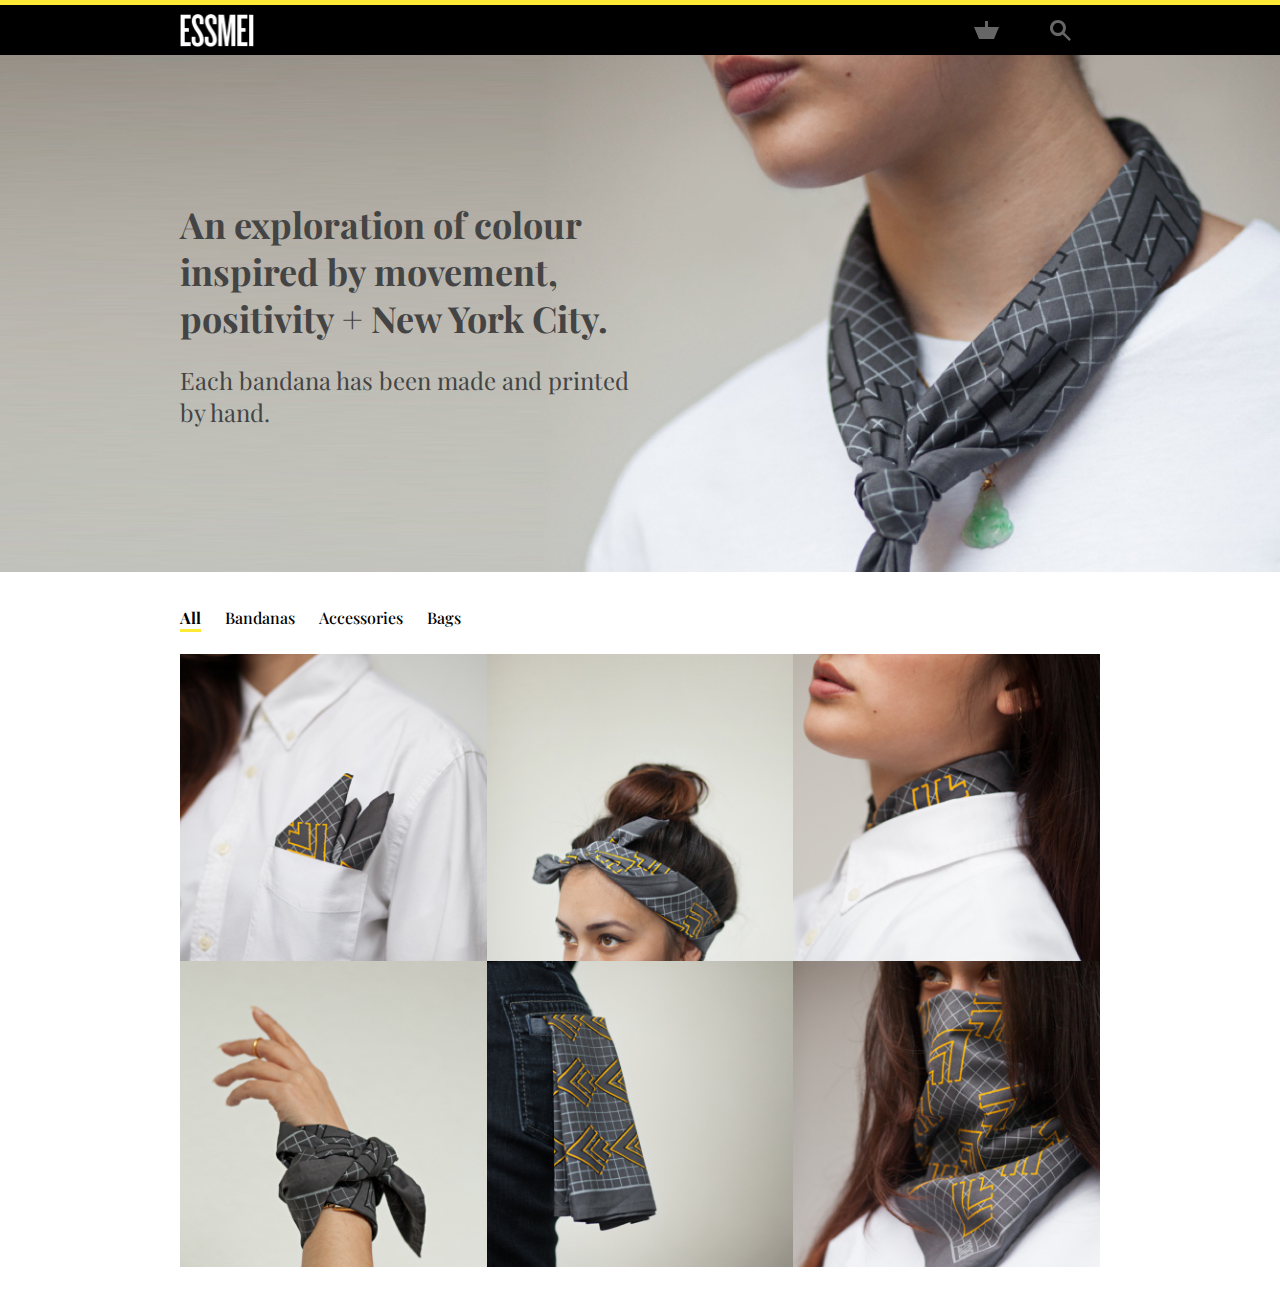
<file: index.html>
<!DOCTYPE html>
<html>
  <head>
    <meta charset="utf-8" />
    <meta name="viewport" content="width=device-width, initial-scale=1" />
    <title>ESSMEI</title>
    <link rel="stylesheet" href="style.css" />
    <link rel="stylesheet" href="base.css" />
    <link rel="stylesheet" href="fonts.css" />
    <link rel="preconnect" href="https://fonts.googleapis.com">
    <link rel="preconnect" href="https://fonts.gstatic.com" crossorigin>
    <link href="https://fonts.googleapis.com/css2?family=Playfair+Display:ital,wght@0,400..900;1,400..900&display=swap" rel="stylesheet">

  </head>

  <!-- outer container inner container -->

<header>
  <div class="container">
    <h1>
      <img src="logo.png"/>
    </h1>
    <nav>
      <a href="basket.html">
        <img src="basket-icon.svg"/>
      </a>
      <a href="search.html">
        <img src="search-icon.svg"/>
      </a>
    </nav>
  </div>
</header>

<section class="hero">
  <div class="container">
    <div class="intro">
      <h2>An exploration of colour inspired by movement, positivity + New York City.</h2>
      <p>Each bandana has been made and printed by hand.</p>
    </div>
  </div>
</section>


<!-- products & tab menu -->

<nav class="filters">
  <div class="container">
    <a href="#" class="show-filters">Show filters</a>
      <ul class="filters-list">
        <li><a href="all.html" class="selected" data-filter=".product">All</a></li>
        <li><a href="bandanas.html" data-filter=".bandanas">Bandanas</a></li>
        <li><a href="accessories.html" data-filter=".accessories">Accessories</a></li>
        <li><a href="bags.html" data-filter=".bags">Bags</a></li>
      </ul>
  </div>
</nav>

<section class="products">
  <div class="container">

    <div class="product accessories">
      <div class="overlay">
        <h4>Bandana 01</h4>
        <p>€30</p>
      </div>
        <img src="image_1.jpg">
    </div>

    <div class="product bandanas">
      <div class="overlay">
        <h4>Bandana 02</h4>
        <p>€20</p>
      </div>
        <img src="image_2.jpg">
    </div>

    <div class="product accessories">
      <div class="overlay">
        <h4>Bandana 03</h4>
        <p>€30</p>
      </div>
        <img src="image_3.jpg">
    </div>

    <div class="product bags">
      <div class="overlay">
        <h4>Bandana 04</h4>
        <p>€35</p>
      </div>
        <img src="image_4.jpg">
    </div>

    <div class="product bandanas">
      <div class="overlay">
        <h4>Bandana 05</h4>
        <p>€30</p>
      </div>
        <img src="image_5.jpg">
    </div>

    <div class="product bags">
      <div class="overlay">
        <h4>Bandana 06</h4>
        <p>€15</p>
      </div>
        <img src="image_6.jpg">
    </div>

  </div>
</section>


<script src="jquery.js"></script>
<script src="main.js"></script>
</file>
<file: style.css>
* {
  padding: 0;
  margin: 0;
  font-family: "Playfair Display", serif;
  -webkit-font-smoothing: antialiased;
}

*, *::before, *::after {
  box-sizing: border-box;
}

img, picture, video, canvas, svg {
  max-width: 100%;
}

p, h1, h2, h3, h4, h5, h6 {
  overflow-wrap: break-word;
}
#root, #__next {
  isolation: isolate;
}

img {
  overflow-clip-margin: none;
  overflow: none;
}

header h1 {
  margin-block-start: 0;
  margin-block-end: 0;
  margin-bottom: 0;
  line-height: 0;
}







body {
  font-size: 20px;
  line-height: 1.3;
  background-color: #f4f4f4;
  color: black;
}

header {
  background-color: #000;
  border-top: solid #feea34 5px;
  max-height: fit-content;
}

header .container {
  display: flex;
  justify-content: space-between;
  align-items: center;
}



header h1 img {
  max-width: 74px;
}


a {
  text-decoration: none;
}

.container {
  max-width: 960px;
  margin-left: auto;
  margin-right: auto;
  padding-left: 20px;
  padding-right: 20px;
}

.hero {
  background-image: url('hero.jpg');
  background-size: cover;
  background-position: center right;
  padding-top: 110px;
  padding-bottom: 120px;
  margin-bottom: 35px;
}

.hero h2 {
  font-size: 36px;
  font-weight: bold;
  line-height: 1.3;
  margin-bottom: 20px;
}

.hero p {
  font-size: 24px;
}

.intro {
  max-width: 470px;
  line-height: 1.3;
}



nav a, .filters {
  color:#000;  
  font-size: 16px;
  font-weight: 500;
  margin-right: 15px;
  margin-bottom: 25px;
  margin-top: 15px;
  margin-left: 5px;
}

.filters ul {
  margin-left: 0px;

}

.filters li{
  display: inline;
  text-align: none;
}

.show-filters {
  display: none;
}

.filters .selected {
  font-weight: 700;
  border-bottom: solid 3px #feea34;
  padding-bottom: 1px;
}

.products .container {
  display: flex;
  flex-wrap: wrap;
}

div .product {
  width: 33.333%;
  line-height: 0;
  position: relative;
}

.products {
  margin-bottom: 40px;
  font-weight: 700;
}

.product h4 {
  font-size: 20px;
}

.product p{
  font-size: 36px;
  position: absolute;
  bottom: 0px;
  left: 15px;
}


.filters .show-filters {
  color: #bfbfb7;
}

.overlay {
  opacity: 0;
  position: absolute;
  background-color: rgba(254, 234, 52, 0.7);
  width: 100%;
  height: 100%;
  left: 0;
  top: 0;
  padding: 15px;
  /* we declare transition animation on the element we hide with opacity: 0; */
  transition: opacity 0.7s cubic-bezier(0.29, 0, 0.41, 0.97);
}

.product:hover .overlay{
  opacity: 1;
}



@media (max-width:860px){
  .hero {
    padding-top: 55px;
    padding-bottom: 60px;
  }

  div .product {
    width: 50%;
  }

  .container {
    padding-left: 40px;
    padding-right: 40px;
  }

  .products {
    margin-bottom: 60px;
  }
}


@media (max-width: 770px){
  .hero {
    background-image: none;
    background-color: #bfbfb7;
  }

  .intro {
    max-width: none;
  }
}

@media (max-width: 540px){
  .intro h2{
    font-size: 18px;
    margin-bottom: 10px;
  }

  .intro p {
    font-size: 16px;
  }

  .container {
    padding-left: 20px;
    padding-right: 20px;
  }

}

@media (max-width:480px){
  body {
    font-size: 16px;
  }

  div .product {
    width: 100%;
    margin-bottom: 20px;
  }

  .filters li{
    display: block;
    margin-bottom: 8px;
  }

  .show-filters {
    display: block;
    margin-bottom: 5px;
  }

  .filters-list {
    display: none;
  }


}

/* in some device dimentions our filters are dissappearing especially if the latest sate
was hidden. so we make sure this display block is applied when we switched to bigger screens*/

@media (min-width:480px){
  .filters-list {
    display: block !important;
  }
}
</file>
<file: fonts.css>
@import url('https://fonts.googleapis.com/css?family=Playfair+Display:regular,italic|Play:regular|Playfair:regular,italic');
</file>
<file: base.css>
/* base.css */
/* http://carsonified.com/blog/design/setting-rather-than-resetting-default-styling/ */
/* http://developer.yahoo.com/yui/fonts/ */
/* http://developer.yahoo.com/yui/base/ */

/* Font Reset from YUI http://developer.yahoo.com/yui/fonts

If you want this size in pixels (px)	Declare this percent (%)
                  10	                        77
                  11	                        85
                  12	                        93 (was 93)
                  13	                        100
                  14	                        108 (was 107)
                  15	                        116 (was 114)
                  16	                        123.1 (was 122)
                  17	                        131 (was 129)
                  18	                        138.5 (was 136)
                  19	                        146.5 (was 144)
                  20	                        153.9 (was 152)
                  21	                        161.6 (was 159)
                  22	                        167
                  23	                        174
                  24	                        182
                  25	                        189
                  26	                        197
*/

body{
  font:13px/1.231 arial,helvetica,clean,sans-serif; /* YUI Font Reset */
  *font-size:small;     /* YUI Font Reset */
  *font:x-small;        /* YUI Font Reset */
  height: 100%;
  background: #fff;    /* not all browsers set white as the default background color  */
  color: #444;         /* color is set to create not too much contrast with the background color */
  line-height: 1.4;    /* line-height is to ensure that text is legible enough ( enough space between the lines) */
}

select,input,button,textarea,button {
  font:99% arial,helvetica,clean,sans-serif;
}

table {
  font-size:inherit;
  font:100%;
  border-collapse: collapse;
  border-spacing: 0;
}

pre,code,kbd,samp,tt {
  font-family:monospace;
  *font-size:108%;
  line-height:100%;
}

/* YUI Base css http://developer.yahoo.com/yui/base/ */

h1 {
	/*18px via YUI Fonts CSS foundation*/
	font-size:138.5%;
}

h2 {
	/*16px via YUI Fonts CSS foundation*/
	font-size:123.1%;
}

h3 {
	/*14px via YUI Fonts CSS foundation*/
	font-size:108%;
}

/* margin and padding values are reset for all these elements
 * you could remove from there elements you do not used in your documents, but I don't think it'd worth it
 */
body, p, dl, dt, dd, ul, ol, li, h1, h2, h3, h4, h5, h6, pre, code, form, fieldset, legend, input, button, textarea, blockquote, th, td {
  margin: 0;
  padding: 0;
}

h1,h2,h3,h4,h5,h6,p,blockquote,ul,ol,dl {
	/* top & bottom margin based on font size */
	margin:1em 0;
}

h1,h2,h3,h4,h5,h6,strong,th,dt,b {
	/*bringing boldness back to headers and the strong element*/
	font-weight:bold;
}

abbr,acronym {
	/*indicating to users that more info is available */
	border-bottom:1px dotted #000;
	cursor:help;
}

em,blockquote, q, em, cite, dfn, i, cite, var, address {
	/*bringing italics back */
	font-style:italic;
}

ol,ul,dl {
	/*bringing lists on to the page with breathing room */
	margin-left:2em;
}

ol li {
	/*giving OL's LIs generated numbers*/
	list-style: decimal outside;
}

ul li {
	/*giving UL's LIs generated disc markers*/
	list-style: disc outside;
}

dl dd {
	/*giving UL's LIs generated numbers*/
	margin-left:1em;
}

th,td {
	/*borders and padding to make the table readable*/
	border:1px solid #000;
	padding:.5em;
}

/* all th should be centered unless they are in tbody (table body) */
th {
	/*distinguishing table headers from data cells*/
	text-align:center;
}

tbody th {text-align: left;}

/* caption and summary are very important for tabular data but because caption is nearly impossible to style across browsers many authors do not use it or use display:none to "hide" it (which is almost the same as not using it).
 * so to prevent such workaround, I am positioning this element off-screen
 */
caption {
  position: absolute;
  left: -999em;
}

/* this is to prevent border from showing around fieldsets and images (i.e., images inside anchors)
 */
fieldset, img {
  border: 0;
}

/* to prevent a gap from showing below images in some browsers
 */
img {vertical-align: top;}

/* color is to make that element stands out (see color set via body)
 * padding is used so Internet Explorer does not cut-off descenders in letters like p, g, etc.)
 */
legend {
  color: #000;
  padding-bottom: .5em;
}

/* See Eric Meyer's article about Fixed Monospace Sizing
 * http://meyerweb.com/eric/thoughts/2010/02/12/fixed-monospace-sizing/
 */
code {color: #06f;}
code, pre {font-family: "Courier New", monospace, serif; font-size: 1em;}

/* to prevent some browsers from inserting quotes on "q" and "p" ("p" in blockquotes) */
blockquote p:before, blockquote p:after, q:before, q:after {content: '';}

ins {
  text-decoration: none;
  border-bottom: 3px double #333;
}

del {text-decoration: line-through;}

abbr,acronym {
  border-bottom: 1px dotted #333;
  font-variant: normal;
}

/* we use margin for hr for the same reason we do for table */
hr {
  margin-right: 30px;
  margin-left: 30px;
  border-style: inset;
  border-width: 1px;
}

/* line height helps to set the vertical alignment of radio buttons and check boxes (remember to group these in fieldsets)
 */
fieldset {line-height: 1;}

/* vertical alignment of checkboxes (a different value is served to IE 7)
 */
input[type="checkbox"] {
  vertical-align: middle;
  *vertical-align: middle;
}

/* vertical alignment of radio buttons */
input[type="radio"] {vertical-alignhttp://github.com/kfaustino/rails-templater/blob/master/templater.rb: middle;}

/* vertical alignment of input fields for IE 6 */
input {_vertical-align: middle;}

/* a specific font-size is set for these elements */
input, button, textarea, select, optgroup, option {
  font-size: 100%;
}

/* this is to fix IE 6 and 7 which create extra right/left padding on buttons
 * IMPORTANT: because IE 6 does not understand the first selector below, you need to apply the class "inputButton" to all input of type="button" in your documents
 * the first declaration is for IE 6 and 7, the second one for IE 6 only, the third one is for all browsers.
 */
button,
input[type="submit"],
input[type="reset"],
input[type="button"],
.inputButton {
  *overflow: visible;
  _width: 0;
  padding: .2em .4em;
}

/* styling for links and visited links as well as for links in a hovered, focus and active state
 * make sure to keep these rules in that order, with :active being last
 * a:focus and :focus are used to help keyboard users, you may change their styling, but make sure to give users a visual clue of the element's state.
 * outline:none used with the pseudo-class :active is to avoid the sticky outline when a user clicks on a link, but choose to not follow it
 * note that the last rule does not do anything in IE as this browser does not support "outline" (besides, it treats :active and :focus the same)
 */
a:link, a:visited {color: #000;}
a:focus,:focus {outline: 1px dotted #000;}
a:active, input:active, select:active, textarea:active {outline: none;}

/* slightly enhanced, universal clearfix hack */
.grouped:after {
     visibility: hidden;
     display: block;
     font-size: 0;
     content: " ";
     clear: both;
     height: 0;
     }
.grouped { display: inline-block; }
/* start commented backslash hack \*/
* html .grouped { height: 1%; }
.grouped { display: block; }
/* close commented backslash hack */

.notice, .alert {
  margin-top: 0px;
  padding: 5px;
}
.notice {
  border: solid 1px #99cc99;
  background-color: #e2f9e3;
  color: #006600;
}

.alert {
  border: 1px solid #cc0000;
  background-color: #eeaaaa;
  color: #cc0000;
}

label {
  width: 120px;
  display: inline-block;
}

abbr {
  cursor: default;
  border: none;
}

input, textarea {
 font-size:110%;
}

select {
  font-size:120%;
}

input[type="text"]:focus,
input[type="password"]:focus,
input[type="file"]:focus,
input[type="email"]:focus,
textarea:focus, select:focus {
  border:2px solid #2c2c2c;
}

input[type="text"],
input[type="password"],
input[type="file"],
input[type="email"],
textarea, select {
  width: 300px;
  -moz-border-radius: 5px;
  -webkit-border-radius: 5px;
  border-radius: 5px;
  border:2px solid #D2D1CF;
  color:#555555;
  outline: 0 none;
  padding:5px;
}

form .input label {
  vertical-align: middle;
}

form .input.text label {
  vertical-align: top;
}

.field_with_errors input[type="text"],
.field_with_errors input[type="password"],
.field_with_errors input[type="file"],
.field_with_errors textarea,
.field_with_errors select {
  border:2px solid #E0A7A7;
}
.field_with_errors input[type="text"]:focus,
.field_with_errors input[type="password"]:focus,
.field_with_errors input[type="file"]:focus,
.field_with_errors textarea:focus {
  border:2px solid #B22222;
}

.field_with_errors .error {
  padding-left: 10px;
}
</file>
